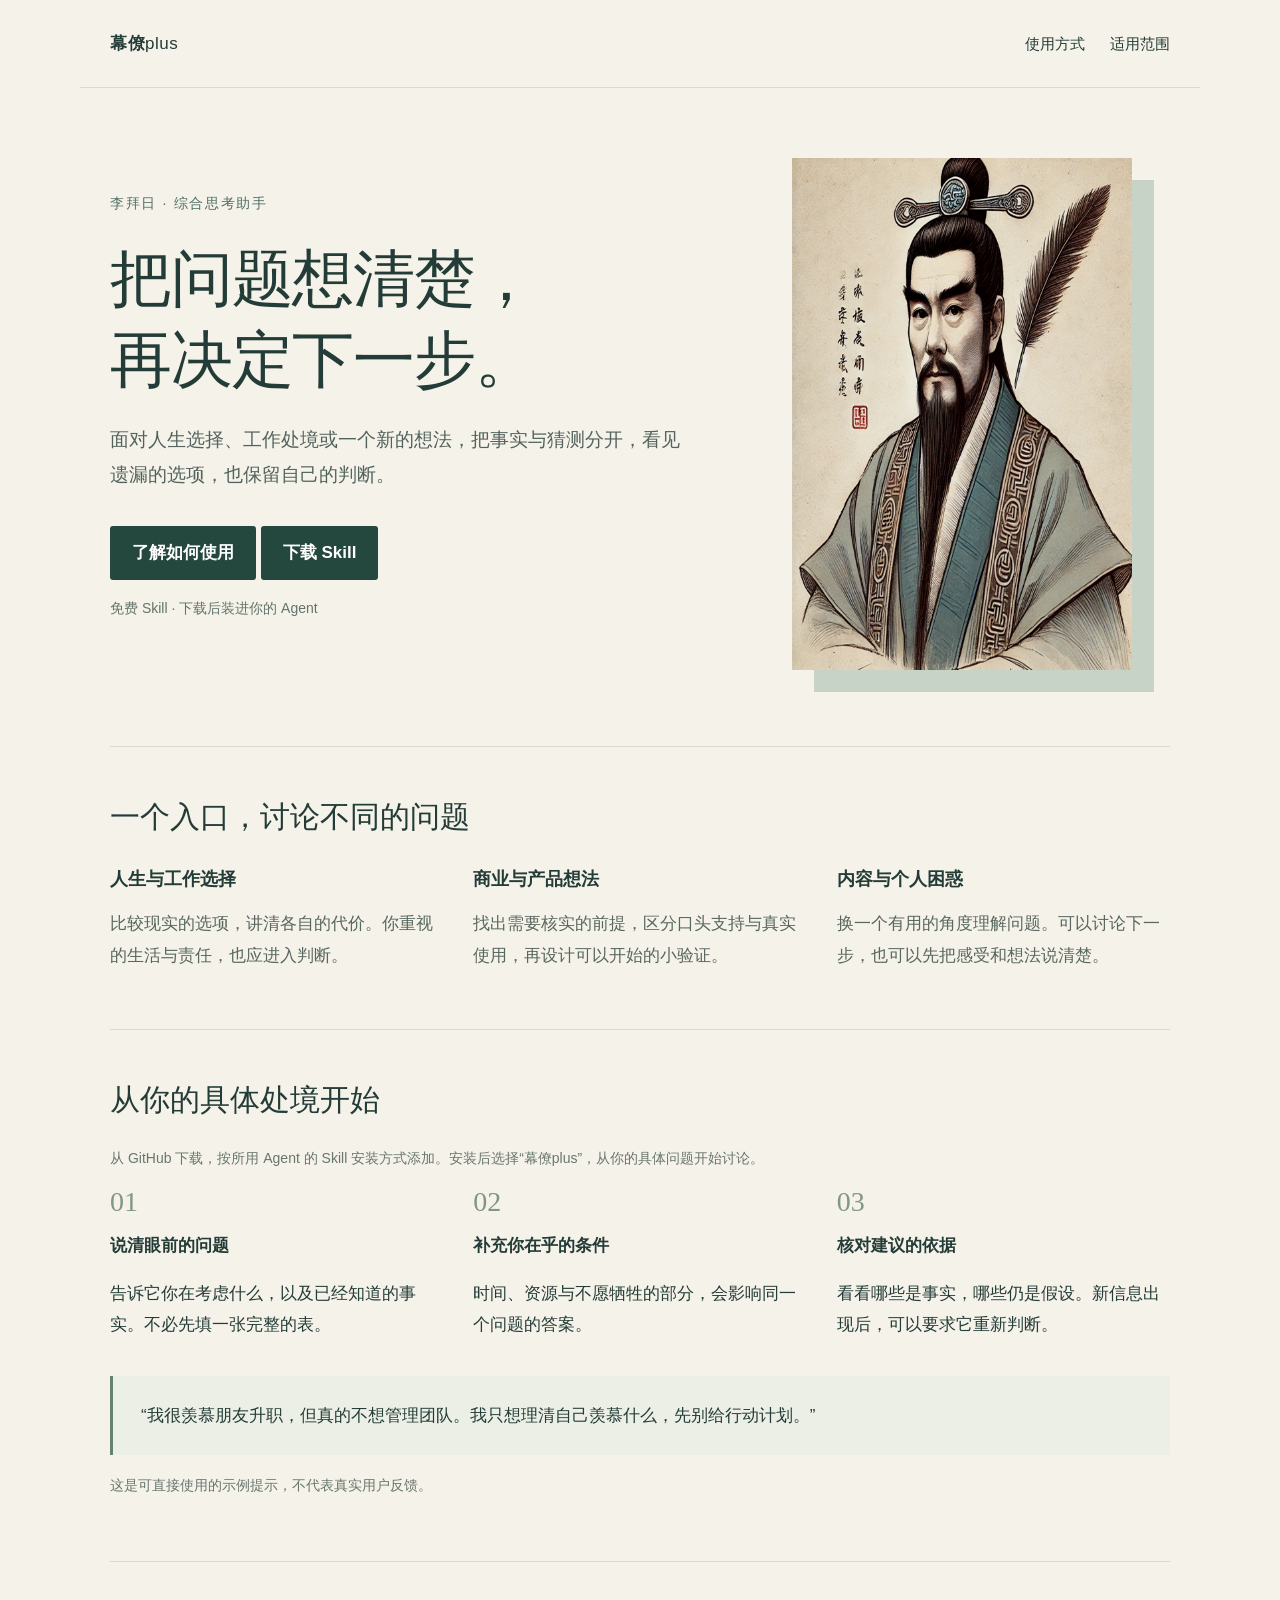
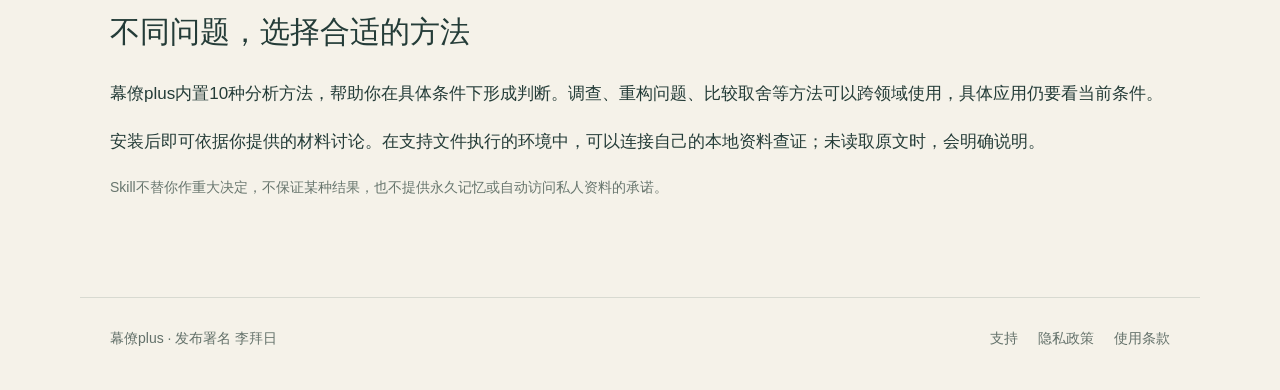
<file: docs/index.html>
<!doctype html><html lang="zh-CN"><head><meta charset="utf-8"><meta name="viewport" content="width=device-width,initial-scale=1"><meta name="description" content="幕僚plus，由李拜日发布的综合思考助手，帮助理清人生、工作、商业和内容中的问题。"><title>幕僚plus · 李拜日</title><link rel="stylesheet" href="style.css"><link rel="icon" href="data:image/svg+xml,%3Csvg%20xmlns%3D%22http%3A//www.w3.org/2000/svg%22%20viewBox%3D%220%200%2032%2032%22%3E%3Crect%20width%3D%2232%22%20height%3D%2232%22%20rx%3D%226%22%20fill%3D%22%2325483e%22/%3E%3Cpath%20d%3D%22M8%2016h16M16%208v16%22%20stroke%3D%22%23f5f2e9%22%20stroke-width%3D%223%22/%3E%3C/svg%3E" type="image/svg+xml"></head><body><header><a class="brand" href="index.html">幕僚<span style="font-weight:400">plus</span></a><nav><a href="#use">使用方式</a><a href="#scope">适用范围</a></nav></header><main><section class="hero"><div><div class="eyebrow">李拜日 · 综合思考助手</div><h1>把问题想清楚，<br>再决定下一步。</h1><p class="lead">面对人生选择、工作处境或一个新的想法，把事实与猜测分开，看见遗漏的选项，也保留自己的判断。</p><a class="button" href="#use">了解如何使用</a> <a class="button" href="https://github.com/libairi/mouliao-plus">下载 Skill</a><br><span class="status">免费 Skill · 下载后装进你的 Agent</span></div><div><img class="portrait" src="assets/avatar.png" alt="幕僚plus的古风人物图标" width="512" height="512"></div></section><section class="section" id="scope"><h2>一个入口，讨论不同的问题</h2><div class="columns"><article class="item"><h3>人生与工作选择</h3><p>比较现实的选项，讲清各自的代价。你重视的生活与责任，也应进入判断。</p></article><article class="item"><h3>商业与产品想法</h3><p>找出需要核实的前提，区分口头支持与真实使用，再设计可以开始的小验证。</p></article><article class="item"><h3>内容与个人困惑</h3><p>换一个有用的角度理解问题。可以讨论下一步，也可以先把感受和想法说清楚。</p></article></div></section><section class="section" id="use"><h2>从你的具体处境开始</h2><p class="small">从 GitHub 下载，按所用 Agent 的 Skill 安装方式添加。安装后选择“幕僚plus”，从你的具体问题开始讨论。</p><div class="steps"><div class="step"><strong>说清眼前的问题</strong><p>告诉它你在考虑什么，以及已经知道的事实。不必先填一张完整的表。</p></div><div class="step"><strong>补充你在乎的条件</strong><p>时间、资源与不愿牺牲的部分，会影响同一个问题的答案。</p></div><div class="step"><strong>核对建议的依据</strong><p>看看哪些是事实，哪些仍是假设。新信息出现后，可以要求它重新判断。</p></div></div><div class="example"><p>“我很羡慕朋友升职，但真的不想管理团队。我只想理清自己羡慕什么，先别给行动计划。”</p></div><p class="small">这是可直接使用的示例提示，不代表真实用户反馈。</p></section><section class="section"><h2>不同问题，选择合适的方法</h2><p>幕僚plus内置10种分析方法，帮助你在具体条件下形成判断。调查、重构问题、比较取舍等方法可以跨领域使用，具体应用仍要看当前条件。</p><p>安装后即可依据你提供的材料讨论。在支持文件执行的环境中，可以连接自己的本地资料查证；未读取原文时，会明确说明。</p><p class="small">Skill不替你作重大决定，不保证某种结果，也不提供永久记忆或自动访问私人资料的承诺。</p></section></main><footer><div>幕僚plus · 发布署名 李拜日</div><div class="footer-links"><a href="support/index.html">支持</a><a href="privacy/index.html">隐私政策</a><a href="terms/index.html">使用条款</a></div></footer></body></html>
</file>
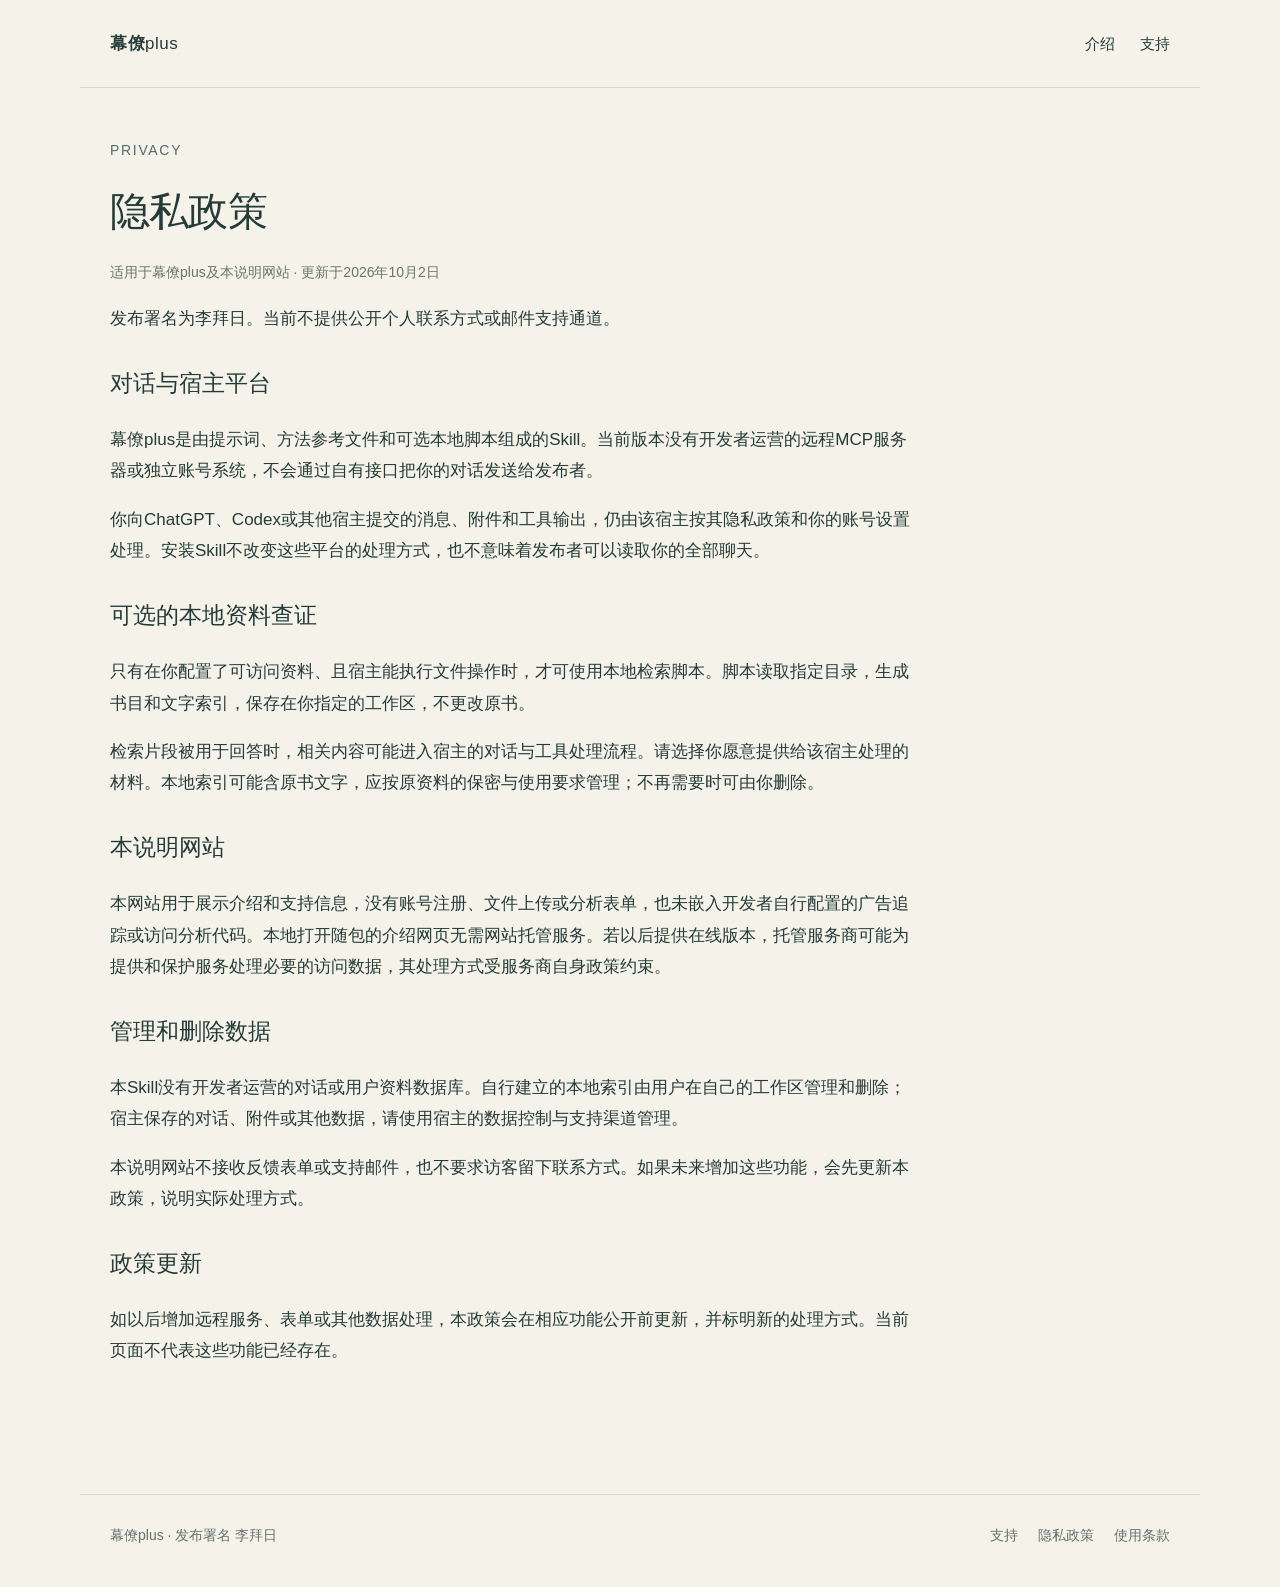
<file: docs/privacy/index.html>
<!doctype html><html lang="zh-CN"><head><meta charset="utf-8"><meta name="viewport" content="width=device-width,initial-scale=1"><meta name="description" content="了解幕僚plus及可选本地资料检索的数据处理。"><title>隐私政策 · 幕僚plus</title><link rel="stylesheet" href="../style.css"><link rel="icon" href="data:image/svg+xml,%3Csvg%20xmlns%3D%22http%3A//www.w3.org/2000/svg%22%20viewBox%3D%220%200%2032%2032%22%3E%3Crect%20width%3D%2232%22%20height%3D%2232%22%20rx%3D%226%22%20fill%3D%22%2325483e%22/%3E%3Cpath%20d%3D%22M8%2016h16M16%208v16%22%20stroke%3D%22%23f5f2e9%22%20stroke-width%3D%223%22/%3E%3C/svg%3E" type="image/svg+xml"></head><body><header><a class="brand" href="../index.html">幕僚<span style="font-weight:400">plus</span></a><nav><a href="../index.html">介绍</a><a href="../support/index.html">支持</a></nav></header><main><article class="legal"><div class="eyebrow">PRIVACY</div><h1>隐私政策</h1><p class="small">适用于幕僚plus及本说明网站 · 更新于2026年10月2日</p><p>发布署名为李拜日。当前不提供公开个人联系方式或邮件支持通道。</p><h2>对话与宿主平台</h2><p>幕僚plus是由提示词、方法参考文件和可选本地脚本组成的Skill。当前版本没有开发者运营的远程MCP服务器或独立账号系统，不会通过自有接口把你的对话发送给发布者。</p><p>你向ChatGPT、Codex或其他宿主提交的消息、附件和工具输出，仍由该宿主按其隐私政策和你的账号设置处理。安装Skill不改变这些平台的处理方式，也不意味着发布者可以读取你的全部聊天。</p><h2>可选的本地资料查证</h2><p>只有在你配置了可访问资料、且宿主能执行文件操作时，才可使用本地检索脚本。脚本读取指定目录，生成书目和文字索引，保存在你指定的工作区，不更改原书。</p><p>检索片段被用于回答时，相关内容可能进入宿主的对话与工具处理流程。请选择你愿意提供给该宿主处理的材料。本地索引可能含原书文字，应按原资料的保密与使用要求管理；不再需要时可由你删除。</p><h2>本说明网站</h2><p>本网站用于展示介绍和支持信息，没有账号注册、文件上传或分析表单，也未嵌入开发者自行配置的广告追踪或访问分析代码。本地打开随包的介绍网页无需网站托管服务。若以后提供在线版本，托管服务商可能为提供和保护服务处理必要的访问数据，其处理方式受服务商自身政策约束。</p><h2>管理和删除数据</h2><p>本Skill没有开发者运营的对话或用户资料数据库。自行建立的本地索引由用户在自己的工作区管理和删除；宿主保存的对话、附件或其他数据，请使用宿主的数据控制与支持渠道管理。</p><p>本说明网站不接收反馈表单或支持邮件，也不要求访客留下联系方式。如果未来增加这些功能，会先更新本政策，说明实际处理方式。</p><h2>政策更新</h2><p>如以后增加远程服务、表单或其他数据处理，本政策会在相应功能公开前更新，并标明新的处理方式。当前页面不代表这些功能已经存在。</p></article></main><footer><div>幕僚plus · 发布署名 李拜日</div><div class="footer-links"><a href="../support/index.html">支持</a><a href="index.html">隐私政策</a><a href="../terms/index.html">使用条款</a></div></footer></body></html>
</file>
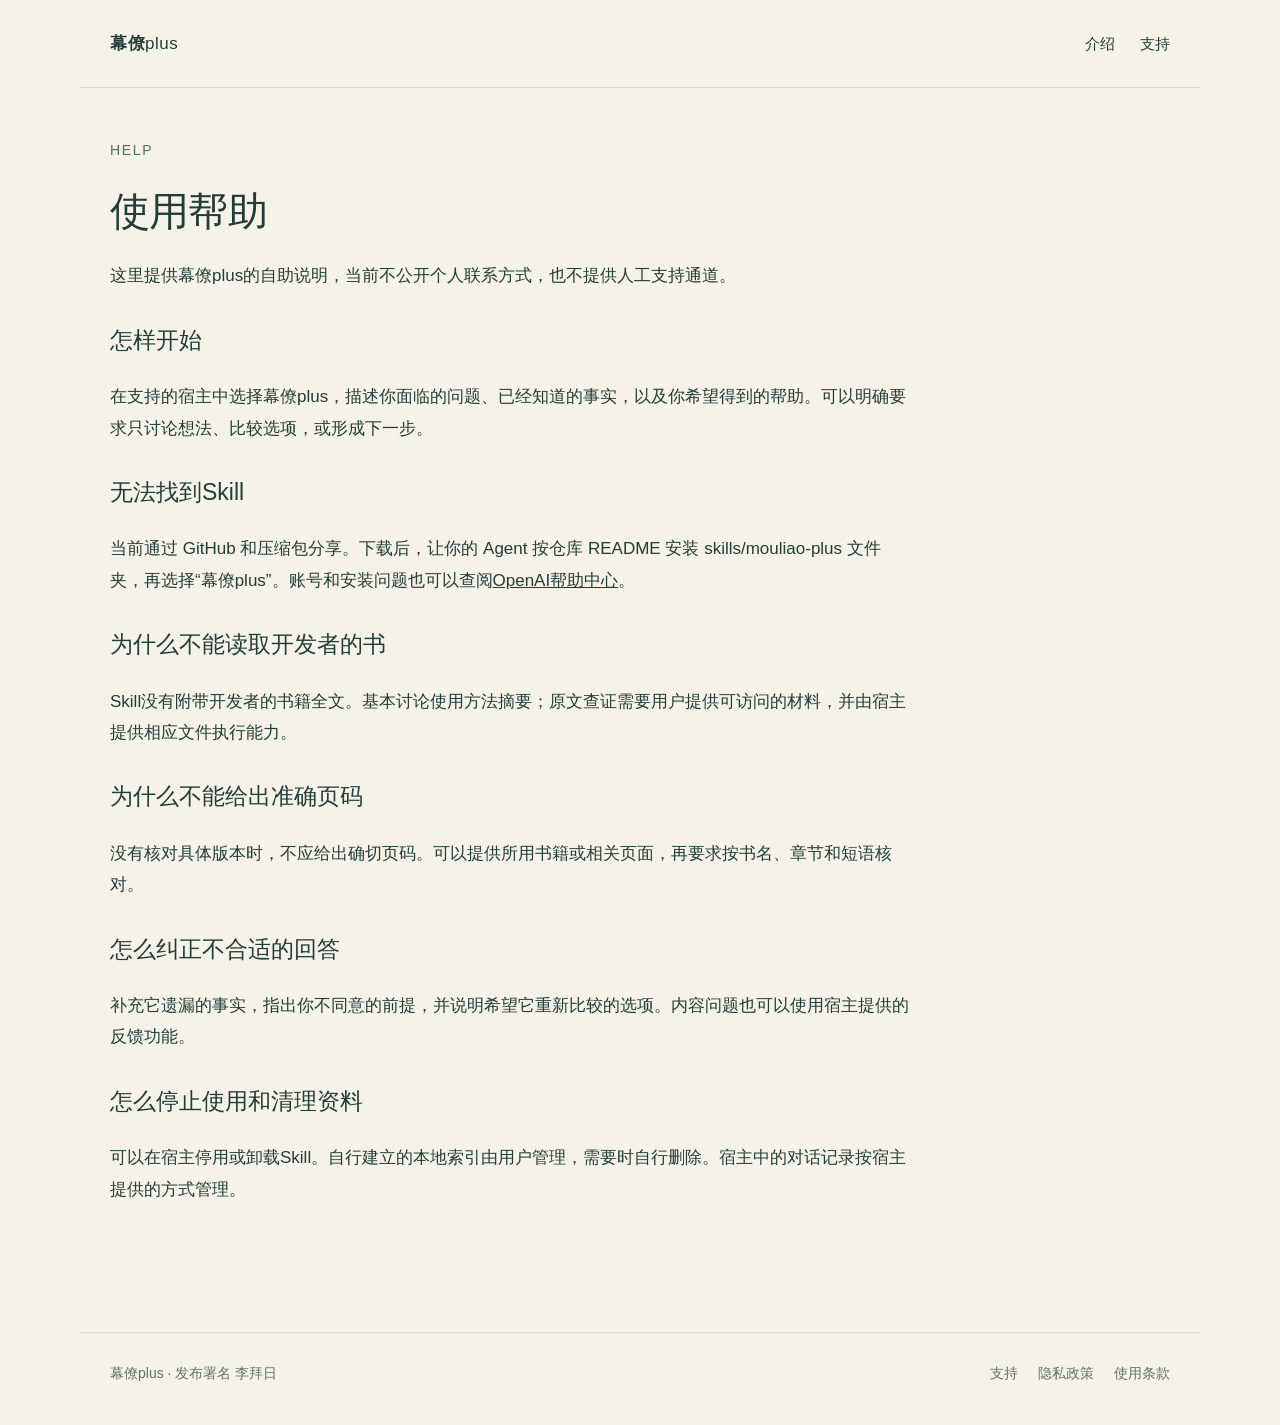
<file: docs/support/index.html>
<!doctype html><html lang="zh-CN"><head><meta charset="utf-8"><meta name="viewport" content="width=device-width,initial-scale=1"><meta name="description" content="幕僚plus的安装说明与常见问题。"><title>支持与反馈 · 幕僚plus</title><link rel="stylesheet" href="../style.css"><link rel="icon" href="data:image/svg+xml,%3Csvg%20xmlns%3D%22http%3A//www.w3.org/2000/svg%22%20viewBox%3D%220%200%2032%2032%22%3E%3Crect%20width%3D%2232%22%20height%3D%2232%22%20rx%3D%226%22%20fill%3D%22%2325483e%22/%3E%3Cpath%20d%3D%22M8%2016h16M16%208v16%22%20stroke%3D%22%23f5f2e9%22%20stroke-width%3D%223%22/%3E%3C/svg%3E" type="image/svg+xml"></head><body><header><a class="brand" href="../index.html">幕僚<span style="font-weight:400">plus</span></a><nav><a href="../index.html">介绍</a><a href="index.html">支持</a></nav></header><main><article class="legal"><div class="eyebrow">HELP</div><h1>使用帮助</h1><p>这里提供幕僚plus的自助说明，当前不公开个人联系方式，也不提供人工支持通道。</p><h2>怎样开始</h2><p>在支持的宿主中选择幕僚plus，描述你面临的问题、已经知道的事实，以及你希望得到的帮助。可以明确要求只讨论想法、比较选项，或形成下一步。</p><h2>无法找到Skill</h2><p>当前通过 GitHub 和压缩包分享。下载后，让你的 Agent 按仓库 README 安装 skills/mouliao-plus 文件夹，再选择“幕僚plus”。账号和安装问题也可以查阅<a href="https://help.openai.com/">OpenAI帮助中心</a>。</p><h2>为什么不能读取开发者的书</h2><p>Skill没有附带开发者的书籍全文。基本讨论使用方法摘要；原文查证需要用户提供可访问的材料，并由宿主提供相应文件执行能力。</p><h2>为什么不能给出准确页码</h2><p>没有核对具体版本时，不应给出确切页码。可以提供所用书籍或相关页面，再要求按书名、章节和短语核对。</p><h2>怎么纠正不合适的回答</h2><p>补充它遗漏的事实，指出你不同意的前提，并说明希望它重新比较的选项。内容问题也可以使用宿主提供的反馈功能。</p><h2>怎么停止使用和清理资料</h2><p>可以在宿主停用或卸载Skill。自行建立的本地索引由用户管理，需要时自行删除。宿主中的对话记录按宿主提供的方式管理。</p></article></main><footer><div>幕僚plus · 发布署名 李拜日</div><div class="footer-links"><a href="index.html">支持</a><a href="../privacy/index.html">隐私政策</a><a href="../terms/index.html">使用条款</a></div></footer></body></html>
</file>
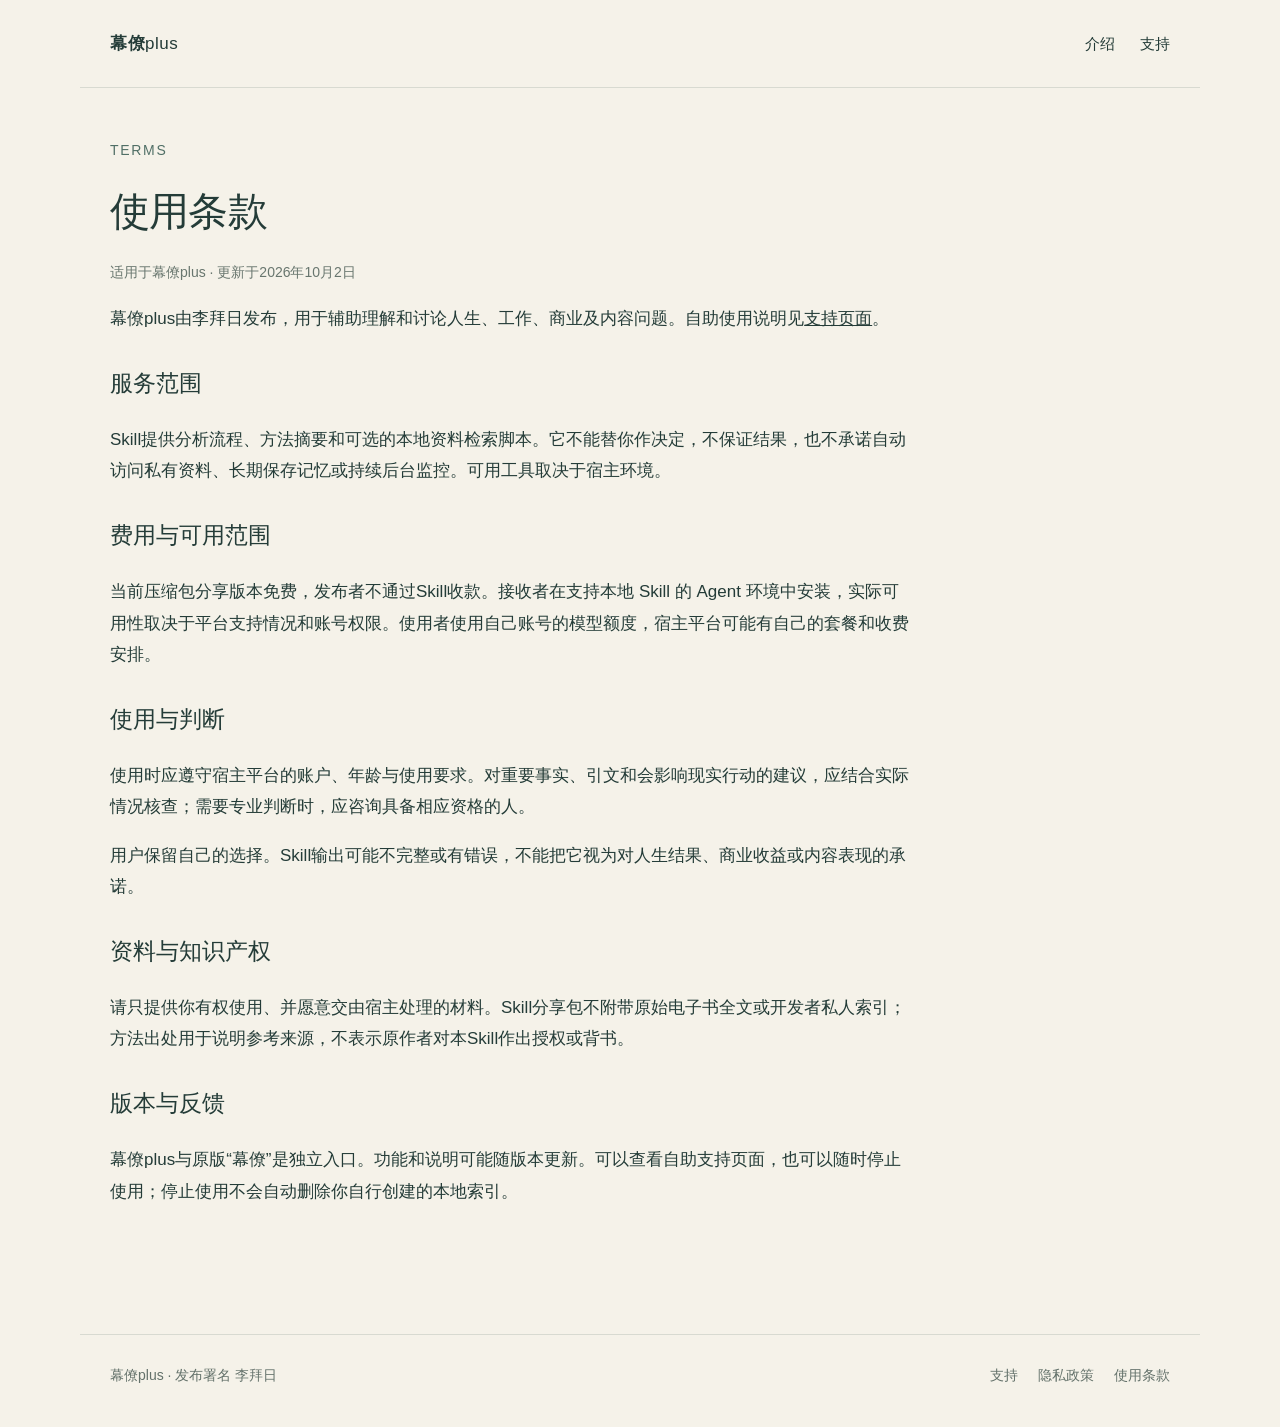
<file: docs/terms/index.html>
<!doctype html><html lang="zh-CN"><head><meta charset="utf-8"><meta name="viewport" content="width=device-width,initial-scale=1"><meta name="description" content="了解幕僚plus的服务范围、免费安排与使用边界。"><title>使用条款 · 幕僚plus</title><link rel="stylesheet" href="../style.css"><link rel="icon" href="data:image/svg+xml,%3Csvg%20xmlns%3D%22http%3A//www.w3.org/2000/svg%22%20viewBox%3D%220%200%2032%2032%22%3E%3Crect%20width%3D%2232%22%20height%3D%2232%22%20rx%3D%226%22%20fill%3D%22%2325483e%22/%3E%3Cpath%20d%3D%22M8%2016h16M16%208v16%22%20stroke%3D%22%23f5f2e9%22%20stroke-width%3D%223%22/%3E%3C/svg%3E" type="image/svg+xml"></head><body><header><a class="brand" href="../index.html">幕僚<span style="font-weight:400">plus</span></a><nav><a href="../index.html">介绍</a><a href="../support/index.html">支持</a></nav></header><main><article class="legal"><div class="eyebrow">TERMS</div><h1>使用条款</h1><p class="small">适用于幕僚plus · 更新于2026年10月2日</p><p>幕僚plus由李拜日发布，用于辅助理解和讨论人生、工作、商业及内容问题。自助使用说明见<a href="../support/index.html">支持页面</a>。</p><h2>服务范围</h2><p>Skill提供分析流程、方法摘要和可选的本地资料检索脚本。它不能替你作决定，不保证结果，也不承诺自动访问私有资料、长期保存记忆或持续后台监控。可用工具取决于宿主环境。</p><h2>费用与可用范围</h2><p>当前压缩包分享版本免费，发布者不通过Skill收款。接收者在支持本地 Skill 的 Agent 环境中安装，实际可用性取决于平台支持情况和账号权限。使用者使用自己账号的模型额度，宿主平台可能有自己的套餐和收费安排。</p><h2>使用与判断</h2><p>使用时应遵守宿主平台的账户、年龄与使用要求。对重要事实、引文和会影响现实行动的建议，应结合实际情况核查；需要专业判断时，应咨询具备相应资格的人。</p><p>用户保留自己的选择。Skill输出可能不完整或有错误，不能把它视为对人生结果、商业收益或内容表现的承诺。</p><h2>资料与知识产权</h2><p>请只提供你有权使用、并愿意交由宿主处理的材料。Skill分享包不附带原始电子书全文或开发者私人索引；方法出处用于说明参考来源，不表示原作者对本Skill作出授权或背书。</p><h2>版本与反馈</h2><p>幕僚plus与原版“幕僚”是独立入口。功能和说明可能随版本更新。可以查看自助支持页面，也可以随时停止使用；停止使用不会自动删除你自行创建的本地索引。</p></article></main><footer><div>幕僚plus · 发布署名 李拜日</div><div class="footer-links"><a href="../support/index.html">支持</a><a href="../privacy/index.html">隐私政策</a><a href="index.html">使用条款</a></div></footer></body></html>
</file>
<file: docs/style.css>
*{box-sizing:border-box}html{scroll-behavior:smooth}body{margin:0;background:#f5f2e9;color:#243c38;font:17px/1.85 -apple-system,BlinkMacSystemFont,"PingFang SC","Microsoft YaHei",sans-serif}a{color:inherit;text-decoration:none}a:hover{text-decoration:underline}header{max-width:1120px;margin:auto;display:flex;justify-content:space-between;align-items:center;padding:28px 30px;border-bottom:1px solid #243c3822}.brand{font-weight:750;letter-spacing:.03em}nav{display:flex;gap:25px;font-size:15px}main{max-width:1120px;margin:auto;padding:0 30px}.hero{display:grid;grid-template-columns:1.4fr 1fr;align-items:center;gap:64px;padding:70px 0 76px}.eyebrow{font-size:14px;letter-spacing:.12em;color:#506f66}h1{font:500 clamp(36px,5vw,62px)/1.3 "Songti SC",Georgia,serif;margin:22px 0;letter-spacing:-.02em}.lead{max-width:580px;color:#52635d;font-size:19px}.portrait{width:100%;max-width:340px;display:block;margin:auto;box-shadow:22px 22px 0 #c7d3c6}.status{font-size:14px;display:inline-block;margin:16px 0;color:#63746b}.button{display:inline-flex;background:#25483e;color:#fff;padding:11px 22px;border-radius:3px;margin-top:15px;font-weight:650}.section{padding:48px 0;border-top:1px solid #243c3822}h2{font:500 30px/1.45 "Songti SC",Georgia,serif;margin:0 0 24px}.columns{display:grid;grid-template-columns:repeat(3,1fr);gap:30px}.item{padding:0 0 10px}.item h3{font-size:18px;margin:0 0 12px}.item p{color:#58675f;margin:0}.example{padding:24px 28px;border-left:3px solid #638273;background:#ecefe5;margin:18px 0}.example p{margin:0}.small{font-size:14px;color:#68766e}.steps{display:grid;grid-template-columns:repeat(3,1fr);gap:30px;counter-reset:step}.step:before{counter-increment:step;content:"0" counter(step);display:block;font:28px Georgia,serif;color:#829688;margin-bottom:12px}.legal{max-width:800px;padding:50px 0 75px}.legal h1{font-size:40px}.legal h2{font-family:inherit;font-size:23px;margin-top:32px}.legal a{text-decoration:underline}.notice{padding:14px 20px;background:#e5ebe0;border-left:3px solid #507160}footer{max-width:1120px;margin:35px auto 0;padding:28px 30px 38px;border-top:1px solid #243c3822;font-size:14px;color:#63716a;display:flex;justify-content:space-between;gap:25px}.footer-links{display:flex;gap:20px;flex-wrap:wrap}:focus-visible{outline:3px solid #48795f;outline-offset:4px}@media(max-width:700px){header{padding:22px}nav{gap:14px;font-size:14px}main{padding:0 22px}.hero{grid-template-columns:1fr;gap:35px;padding:40px 0}.portrait{max-width:240px;box-shadow:12px 12px 0 #c7d3c6}.columns,.steps{grid-template-columns:1fr;gap:24px}footer{padding:24px 22px;display:block}.footer-links{margin-top:14px}.lead{font-size:17px}.section{padding:35px 0}}
</file>
